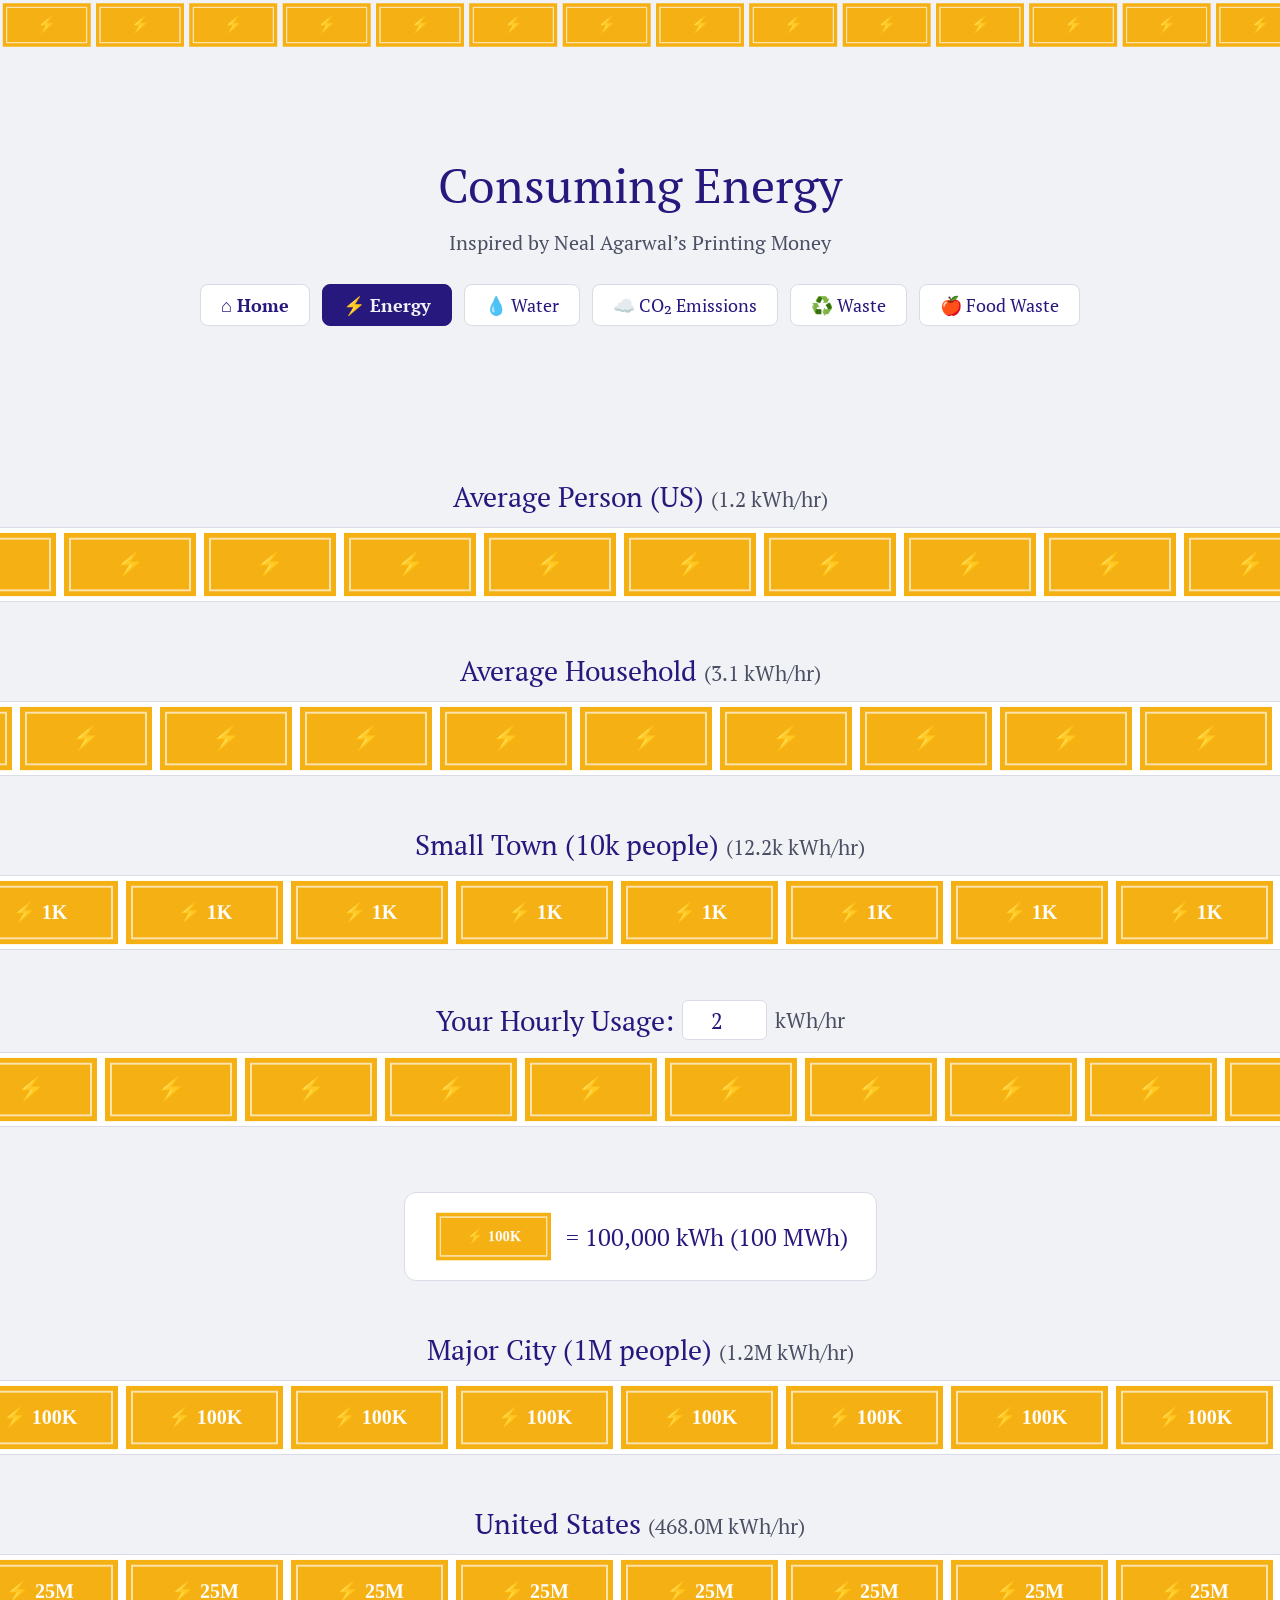
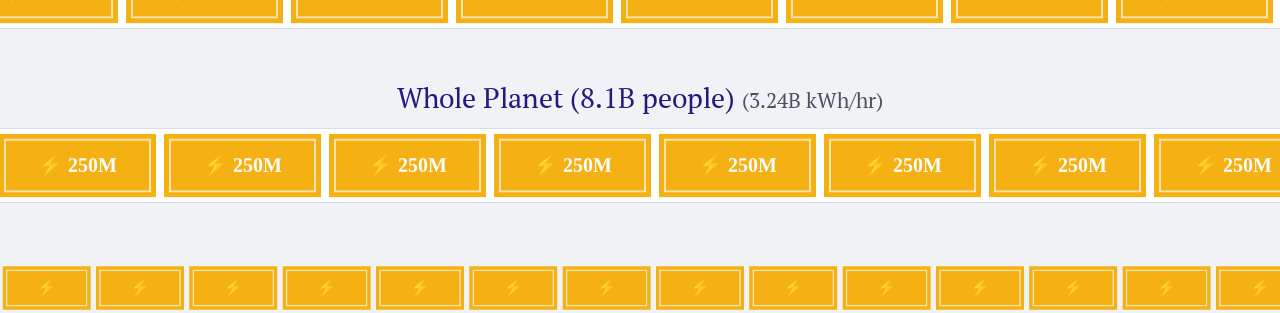
<file: index.html>
<!DOCTYPE html>
<html lang="en">
<head>
  <meta charset="UTF-8">
  <meta http-equiv="refresh" content="0; url=./webpages/energy.html">
  <script>
    window.location.href = "./webpages/energy.html";
  </script>
  <title>Redirecting...</title>
</head>
<body>
  <p>If you are not redirected automatically, <a href="./webpages/energy.html">click here</a>.</p>
</body>
</html>
</file>
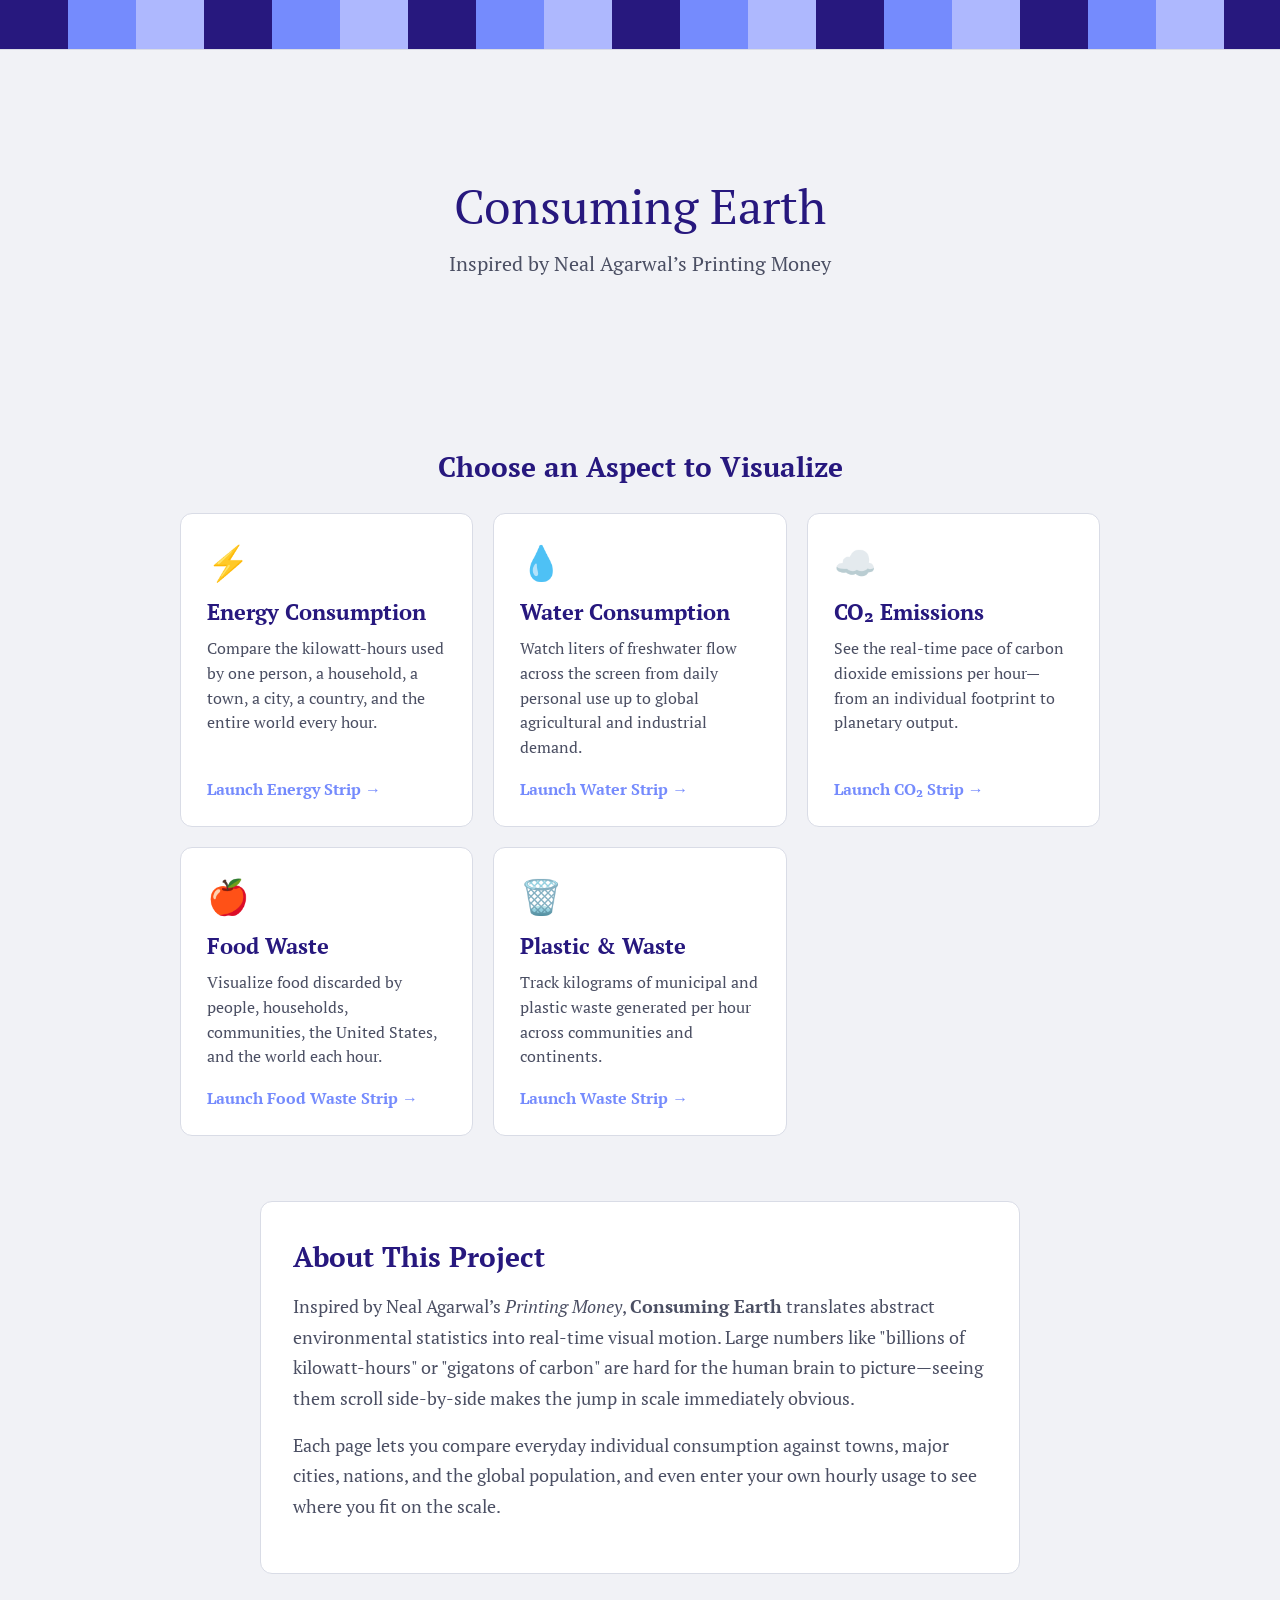
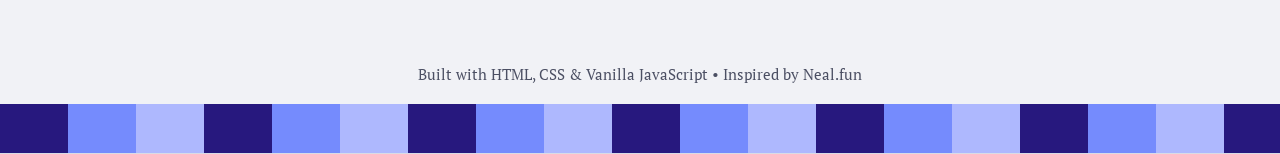
<file: webpages/index.html>
<!DOCTYPE html>
<html lang="en">
<head>
  <meta charset="UTF-8" />
  <meta name="viewport" content="width=device-width, initial-scale=1.0" />
  <title>Consuming Earth</title>
  <link href="https://fonts.googleapis.com/css2?family=PT+Serif:wght@400;700&display=swap" rel="stylesheet">
  <link rel="stylesheet" href="../style.css" />
</head>
<body data-metric="energy">

  <div class="border-strip home-border"></div>

  <div class="title-slide">
    <div class="title">Consuming Earth</div>
    <div class="credit">Inspired by Neal Agarwal’s Printing Money</div>
  </div>

  <main class="home-container">
    
    <!-- Grid of Visualization Pages -->
    <section class="pages-section">
      <h2 class="section-heading">Choose an Aspect to Visualize</h2>
      
      <div class="cards-grid">
        <a href="./energy.html" class="card page-card">
          <div class="card-icon">⚡</div>
          <h3 class="card-title">Energy Consumption</h3>
          <p class="card-desc">
            Compare the kilowatt-hours used by one person, a household, a town, a city, a country, and the entire world every hour.
          </p>
          <span class="card-link">Launch Energy Strip →</span>
        </a>

        <a href="./water.html" class="card page-card">
          <div class="card-icon">💧</div>
          <h3 class="card-title">Water Consumption</h3>
          <p class="card-desc">
            Watch liters of freshwater flow across the screen from daily personal use up to global agricultural and industrial demand.
          </p>
          <span class="card-link">Launch Water Strip →</span>
        </a>

        <a href="./co2.html" class="card page-card">
          <div class="card-icon">☁️</div>
          <h3 class="card-title">CO₂ Emissions</h3>
          <p class="card-desc">
            See the real-time pace of carbon dioxide emissions per hour—from an individual footprint to planetary output.
          </p>
          <span class="card-link">Launch CO₂ Strip →</span>
        </a>

        <a href="./food.html" class="card page-card">
          <div class="card-icon">🍎</div>
          <h3 class="card-title">Food Waste</h3>
          <p class="card-desc">
            Visualize food discarded by people, households, communities, the United States, and the world each hour.
          </p>
          <span class="card-link">Launch Food Waste Strip →</span>
        </a>

        <!-- Optional Extra Aspect Cards (Uncomment or edit as you build more pages) -->
        <a href="./waste.html" class="card page-card">
          <div class="card-icon">🗑️</div>
          <h3 class="card-title">Plastic & Waste</h3>
          <p class="card-desc">
            Track kilograms of municipal and plastic waste generated per hour across communities and continents.
          </p>
          <span class="card-link">Launch Waste Strip →</span>
        </a>
      </div>
    </section>

    <!-- About Section -->
    <section id="about" class="card about-card">
      <h2 class="section-heading">About This Project</h2>
      <p>
        Inspired by Neal Agarwal’s <em>Printing Money</em>, <strong>Consuming Earth</strong> translates abstract environmental statistics into real-time visual motion. Large numbers like "billions of kilowatt-hours" or "gigatons of carbon" are hard for the human brain to picture—seeing them scroll side-by-side makes the jump in scale immediately obvious.
      </p>
      <p>
        Each page lets you compare everyday individual consumption against towns, major cities, nations, and the global population, and even enter your own hourly usage to see where you fit on the scale.
      </p>
    </section>

  </main>

  <footer class="home-footer">
    <p>Built with HTML, CSS &amp; Vanilla JavaScript • Inspired by Neal.fun</p>
  </footer>

  <div class="border-strip home-border"></div>

</body>
</html>
</file>
<file: style.css>
:root {
  color-scheme: light dark;

  --indigo-ink: #27187eff;
  --cornflower-blue: #758bfdff;
  --periwinkle: #aeb8feff;
  --platinum: #f1f2f6ff;

  /* Semantic tokens */
  --bg: var(--platinum);
  --surface: #ffffff;
  --text: var(--indigo-ink);
  --muted-text: #4b4f63;
  --primary: var(--indigo-ink);
  --accent: var(--cornflower-blue);
  --accent-soft: var(--periwinkle);
  --border: #d9dce6;
}

@media (prefers-color-scheme: dark) {
  :root {
    --bg: #14161f;
    --surface: #1d2030;
    --text: var(--platinum);
    --muted-text: #b8bdd1;
    --primary: var(--periwinkle);
    --accent: var(--cornflower-blue);
    --accent-soft: #2b3358;
    --border: #333850;
  }
}

* {
  box-sizing: border-box;
  margin: 0;
  padding: 0;
}

body {
  background-color: var(--bg);
  color: var(--text);
  font-family: 'PT Serif', Georgia, serif;
  -webkit-font-smoothing: antialiased;
  overflow-x: hidden;
  transition: background-color 0.25s ease, color 0.25s ease;
}

.border-strip {
  height: 50px;
  width: 100%;
  background-repeat: repeat-x;
  background-size: auto 50px;
  transition: background-image 0.3s ease;
}

.title-slide {
  display: flex;
  flex-direction: column;
  align-items: center;
  justify-content: center;
  min-height: 42vh;
  text-align: center;
  padding: 40px 20px;
}

.title {
  font-size: 48px;
  margin-bottom: 12px;
  color: var(--text);
}

.credit {
  font-size: 20px;
  color: var(--muted-text);
  margin-bottom: 28px;
}

.metric-tabs {
  display: flex;
  gap: 12px;
  flex-wrap: wrap;
  justify-content: center;
}

.tab-btn {
  display: inline-block;
  text-decoration: none;
  font-family: 'PT Serif', serif;
  font-size: 18px;
  padding: 8px 20px;
  border: 1.5px solid var(--border);
  border-radius: 8px;
  background-color: var(--surface);
  color: var(--text);
  cursor: pointer;
  transition: transform 0.1s, background-color 0.2s, border-color 0.2s, color 0.2s;
}


.tab-btn:hover {
  transform: scale(1.03);
  border-color: var(--accent);
}

.tab-btn.active {
  background-color: var(--primary);
  border-color: var(--primary);
  color: var(--bg);
  font-weight: 700;
}

.container {
  width: 100%;
  overflow: hidden;
  padding-bottom: 60px;
}

.description {
  font-size: 28px;
  margin-top: 50px;
  margin-bottom: 12px;
  text-align: center;
  padding: 0 15px;
  color: var(--text);
}

.per-hour-count {
  font-size: 21px;
  color: var(--muted-text);
}

.track-stack {
  display: flex;
  flex-direction: column;
  gap: 0;
}

canvas {
  display: block;
  width: 100%;
  height: 75px;
  background-color: var(--surface);
  border-top: 1px solid var(--border);
  border-bottom: 1px solid var(--border);
}

.user-row {
  display: flex;
  align-items: center;
  justify-content: center;
  flex-wrap: wrap;
  gap: 8px;
}

.hour-input {
  background-color: var(--surface);
  color: var(--text);
  border: 1.5px solid var(--border);
  border-radius: 6px;
  font-family: 'PT Serif', serif;
  font-size: 22px;
  height: 40px;
  padding: 5px 8px;
  width: 85px;
  text-align: center;
  outline: none;
  transition: border-color 0.2s, box-shadow 0.2s;
}

.hour-input:focus {
  border-color: var(--accent);
  box-shadow: 0 0 0 3px var(--accent-soft);
}

.mid-explanation {
  font-size: 24px;
  margin: 65px auto 45px;
  padding: 16px 28px;
  max-width: fit-content;
  background-color: var(--surface);
  border: 1px solid var(--border);
  border-radius: 12px;
  text-align: center;
  display: flex;
  align-items: center;
  justify-content: center;
  gap: 12px;
  color: var(--text);
}

.mid-icon {
  height: 55px;
  width: auto;
  vertical-align: middle;
}

@media (max-width: 600px) {
  .title {
    font-size: 38px;
  }

  .description {
    font-size: 23px;
    margin-top: 40px;
  }

  .per-hour-count {
    font-size: 18px;
  }
}

/* =========================================
   HOMEPAGE STYLES (index.html)
   ========================================= */

.home-border {
  background-image: repeating-linear-gradient(
    90deg,
    var(--primary) 0px,
    var(--primary) 68px,
    var(--accent) 68px,
    var(--accent) 136px,
    var(--accent-soft) 136px,
    var(--accent-soft) 204px
  );
  border-bottom: 1px solid var(--border);
}

.hero {
  max-width: 780px;
  margin: 0 auto;
  text-align: center;
  padding: 65px 20px 45px;
}

.subtitle {
  font-size: 21px;
  line-height: 1.5;
  color: var(--muted-text);
  margin: 14px auto 30px;
  max-width: 600px;
}

.hero-actions {
  display: flex;
  gap: 14px;
  justify-content: center;
  flex-wrap: wrap;
}

.button {
  display: inline-block;
  text-decoration: none;
  font-family: 'PT Serif', serif;
  font-size: 18px;
  font-weight: 700;
  padding: 10px 24px;
  border-radius: 8px;
  background-color: var(--primary);
  color: var(--bg);
  transition: background-color 0.2s, transform 0.1s;
}

.button:hover {
  background-color: var(--accent);
  color: #ffffff;
  transform: scale(1.03);
}

.home-container {
  max-width: 960px;
  margin: 0 auto;
  padding: 20px 20px 70px;
}

.section-heading {
  font-size: 28px;
  text-align: center;
  margin-bottom: 28px;
  color: var(--text);
}

.cards-grid {
  display: grid;
  grid-template-columns: repeat(auto-fit, minmax(260px, 1fr));
  gap: 20px;
  margin-bottom: 65px;
}

.card {
  background-color: var(--surface);
  border: 1px solid var(--border);
  border-radius: 12px;
  padding: 26px;
}

.page-card {
  display: flex;
  flex-direction: column;
  text-decoration: none;
  color: var(--text);
  transition: transform 0.15s ease, border-color 0.2s ease, box-shadow 0.2s ease;
}

.page-card:hover {
  transform: translateY(-4px);
  border-color: var(--accent);
  box-shadow: 0 8px 20px rgba(39, 24, 126, 0.08);
}

.card-icon {
  font-size: 34px;
  margin-bottom: 12px;
}

.card-title {
  font-size: 22px;
  margin-bottom: 10px;
  color: var(--text);
}

.card-desc {
  font-size: 16px;
  line-height: 1.55;
  color: var(--muted-text);
  flex-grow: 1;
  margin-bottom: 18px;
}

.card-link {
  font-size: 16px;
  font-weight: 700;
  color: var(--accent);
}

.about-card {
  max-width: 760px;
  margin: 0 auto;
  padding: 36px 32px;
}

.about-card .section-heading {
  text-align: left;
  margin-bottom: 16px;
}

.about-card p {
  font-size: 18px;
  line-height: 1.7;
  color: var(--muted-text);
  margin-bottom: 16px;
}


.home-footer {
  text-align: center;
  padding: 20px;
  font-size: 15px;
  color: var(--muted-text);
}

/* Home navigation on metric pages */
.home-tab { font-weight: 700; }
</file>
